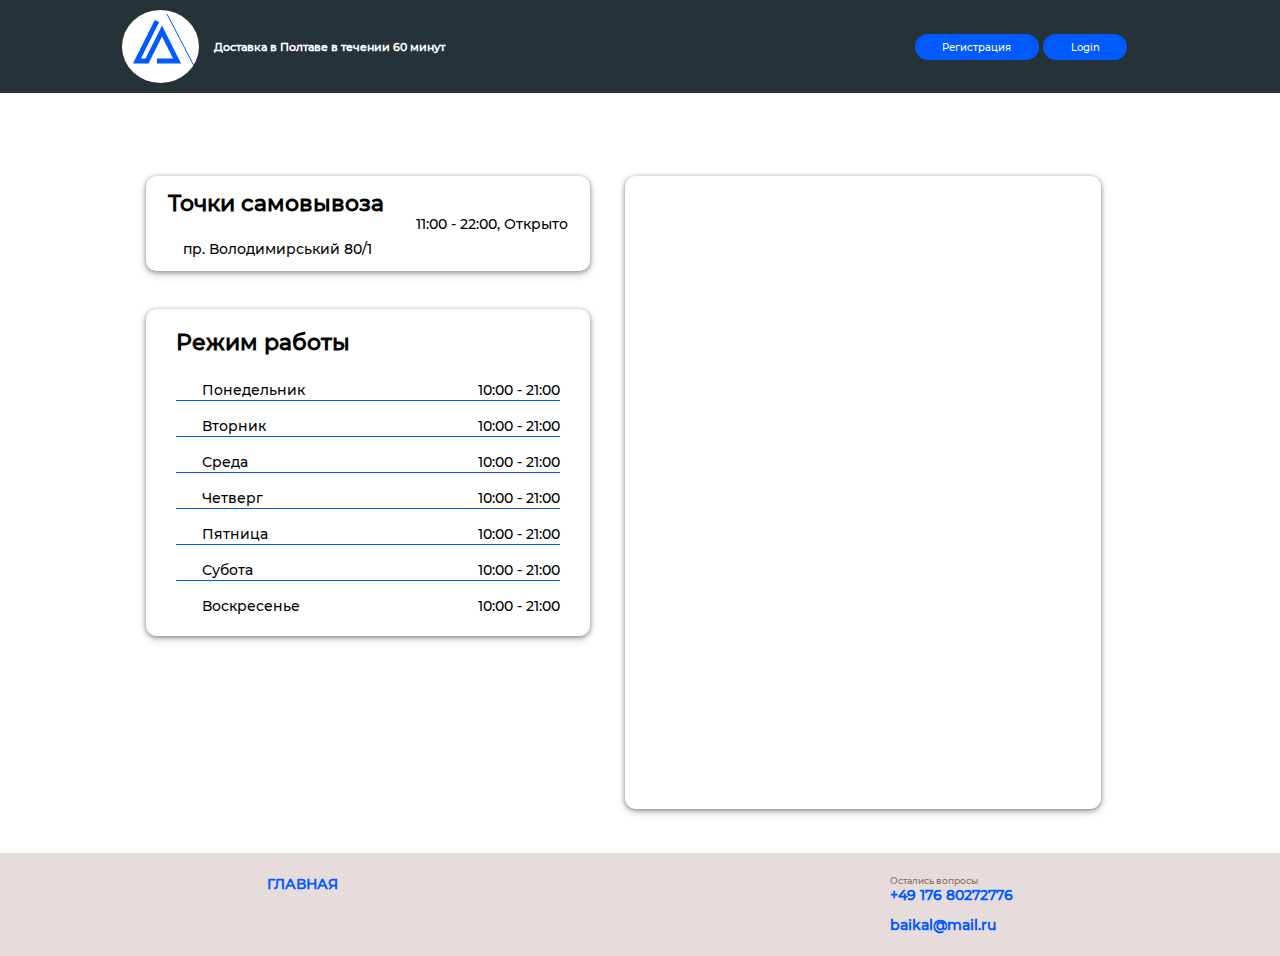
<file: about__company/about__company.html>
<!DOCTYPE html>
<html lang="en">

<head>
    <meta charset="UTF-8">
    <meta http-equiv="X-UA-Compatible" content="IE=edge">
    <meta name="viewport" content="width=device-width, initial-scale=1.0">
    <title>Kattentrum</title>
    <link rel="shortcut icon" href="/img/logo.svg" type="image/x-icon">
    <link rel="stylesheet" href="../css/style.css">
    <link rel="stylesheet" href="https://use.fontawesome.com/releases/v5.15.3/css/all.css"
        integrity="sha384-SZXxX4whJ79/gErwcOYf+zWLeJdY/qpuqC4cAa9rOGUstPomtqpuNWT9wdPEn2fk" crossorigin="anonymous">
</head>

<body class="body">
    <header class="header" id="catalog__header">
        <div class="header__reg reg">
            <i class="far fa-times-circle reg__exit"></i>
            <div class="reg__block">
                <form action="#" class="reg__form" method="GET">
                    <input type="text" name="UserName" id="input-user__name" placeholder="Your name" required>
                    <input type="text" name="UserSurname" id="input-user__surname" placeholder="Your surname" required>
                    <input type="email" name="UserMail" id="input-user__email" placeholder="mail..." required>
                    <input type="tel" name="UserNumber" id="input-user__number" placeholder="phone number..."
                        required>
                    <div class="reg__buuton">
                        <button class="reg__btn">Send</button>
                    </div>
                </form>
            </div>
        </div>
        <div class="header__login login" id="catalog__login">
            <div class="header__logo" id="catalog__logo">
                <canvas id="canvas">Your browser is not supported</canvas>
            </div>
            <div id="catalog__adress">
                <span>Доставка в Полтаве в течении 60 минут</span>
            </div>

            <div id="catalog-header__btn">
                <div class="login__btn">
                    <button type="submit" class="header__btn log__btn">Регистрация</button>
                    <button type="submit" class="header__btn log__btn">Login</button>
                </div>
            </div>
        </div>
    </header>

    <main class="main about__company__main">
        <section class="about__company__shedule">

            <div class="shedule__adress">

                <div class="adress__column">

                    <div class="about__company__title adress__title">
                        Точки самовывоза
                    </div>
                    <div class="adress__place__block">

                        <i class="fas fa-map-marker-alt"></i>
                        <div class="adress__place">пр. Володимирський 80/1</div>

                    </div>
                </div>

                <div class="adress__column adress__column__time">
                    11:00 - 22:00, Открыто
                </div>

            </div>

            <div class="shedule__working">

                <div class="about__company__title working__title">
                    Режим работы
                </div>
                <div class="working__days">
                    <div class="working__days__block">
                        <i class="fas fa-stopwatch"></i>
                        <span class="working__day">Понедельник</span>
                    </div>

                    <span class="working__time">10:00 - 21:00</span>
                </div>
                <div class="working__days">
                    <div class="working__days__block">
                        <i class="fas fa-stopwatch"></i>
                        <span class="working__day">Вторник</span>
                    </div>

                    <span class="working__time">10:00 - 21:00</span>
                </div>
                <div class="working__days">
                    <div class="working__days__block">
                        <i class="fas fa-stopwatch"></i>
                        <span class="working__day">Среда</span>
                    </div>

                    <span class="working__time">10:00 - 21:00</span>
                </div>
                <div class="working__days">
                    <div class="working__days__block">
                        <i class="fas fa-stopwatch"></i>
                        <span class="working__day">Четверг</span>
                    </div>

                    <span class="working__time">10:00 - 21:00</span>
                </div>
                <div class="working__days">
                    <div class="working__days__block">
                        <i class="fas fa-stopwatch"></i>
                        <span class="working__day">Пятница</span>
                    </div>

                    <span class="working__time">10:00 - 21:00</span>
                </div>
                <div class="working__days">
                    <div class="working__days__block">
                        <i class="fas fa-stopwatch"></i>
                        <span class="working__day">Субота</span>
                    </div>
                    <span class="working__time">10:00 - 21:00</span>
                </div>
                <div class="working__days">

                    <div class="working__days__block">
                        <i class="fas fa-stopwatch"></i>
                        <span class="working__day">Воскресенье</span>
                    </div>

                    <span class="working__time">10:00 - 21:00</span>
                </div>

            </div>

        </section>

        <section class="about__company__map">
            <div class="map__block">
                <iframe class="working__map"
                    src="https://www.google.com/maps/embed?pb=!1m18!1m12!1m3!1d2563.526438799325!2d32.98490071559921!3d50.020230679418304!2m3!1f0!2f0!3f0!3m2!1i1024!2i768!4f13.1!3m3!1m2!1s0x40d65de4ea5f35fb%3A0x35efa3a634c759d1!2z0L_RgNC-0YHQv9C10LrRgiDQktC-0LvQvtC00LjQvNC40YDRgdGM0LrQuNC5LCA4MC8xLCDQm9GD0LHQvdC4LCDQn9C-0LvRgtCw0LLRgdGM0LrQsCDQvtCx0LvQsNGB0YLRjCwgMzc1MDA!5e0!3m2!1sru!2sua!4v1617623005686!5m2!1sru!2sua"
                    style="border:0;" allowfullscreen="" loading="lazy"></iframe>
            </div>
        </section>
    </main>

    <footer class="catalog__footer">
        <div class="catalog__footer__column__one">
            <a href="../index.html" class="catalog__footer__item footer__item" target="_blank">Главная</a>
        </div>



        <div class="catalog__footer__column__two">
            <div class="footer__tell">
                <i class="fas fa-phone-alt"></i>
                <div class="footer__tell-block">
                    <span class="footer__litle-text">Остались вопросы</span>
                    <a href="tel:4917680272076" class="footer__call">+49 176 80272776</a>
                </div>
            </div>
            <div class="footer__mail">
                <i class="fas fa-envelope"></i>
                <a href="baikal@mail.ru" class="footer__post">baikal@mail.ru</a>
            </div>
        </div>
    </footer>


    <script src="../script/jquery.js"></script>
    <script src="../script/canvas.js"></script>
    <script src="../script/main__script.js"></script>
    <script src="../script/basket.js"></script>
</body>

</html>
</file>
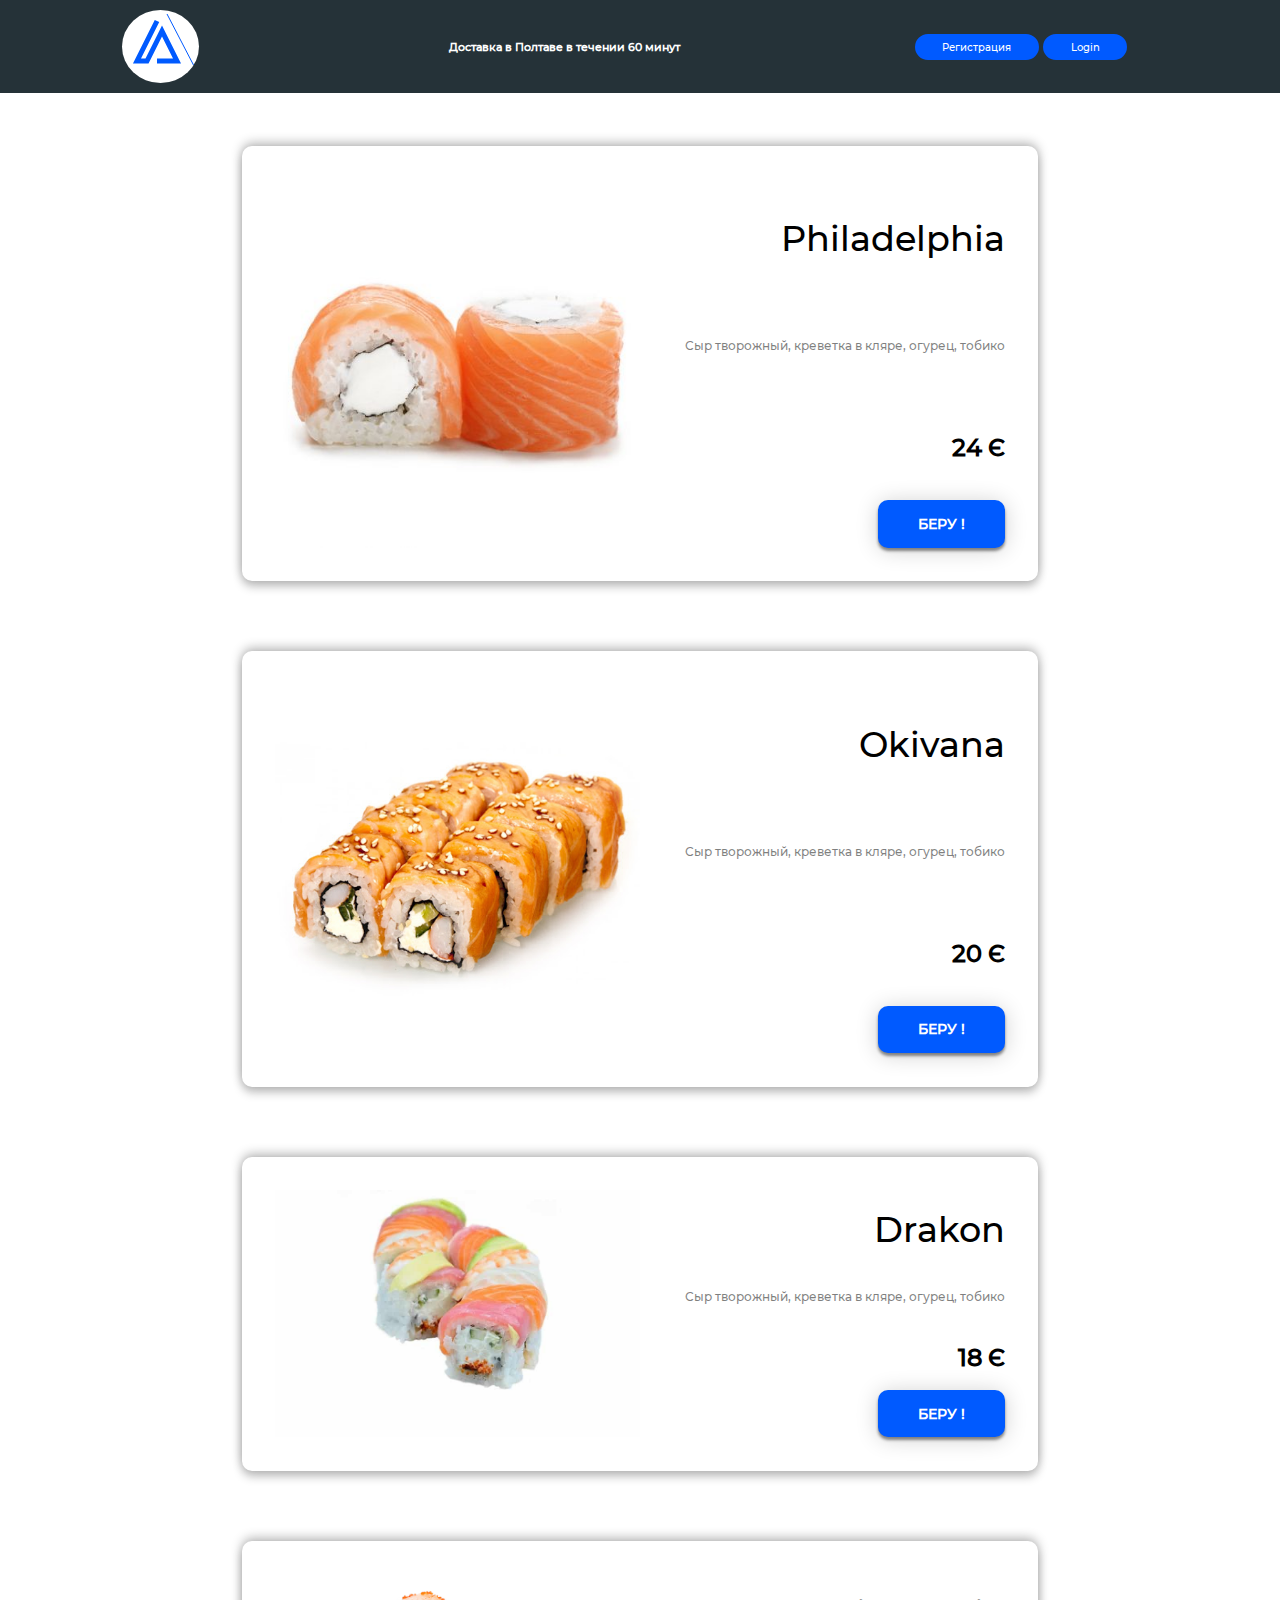
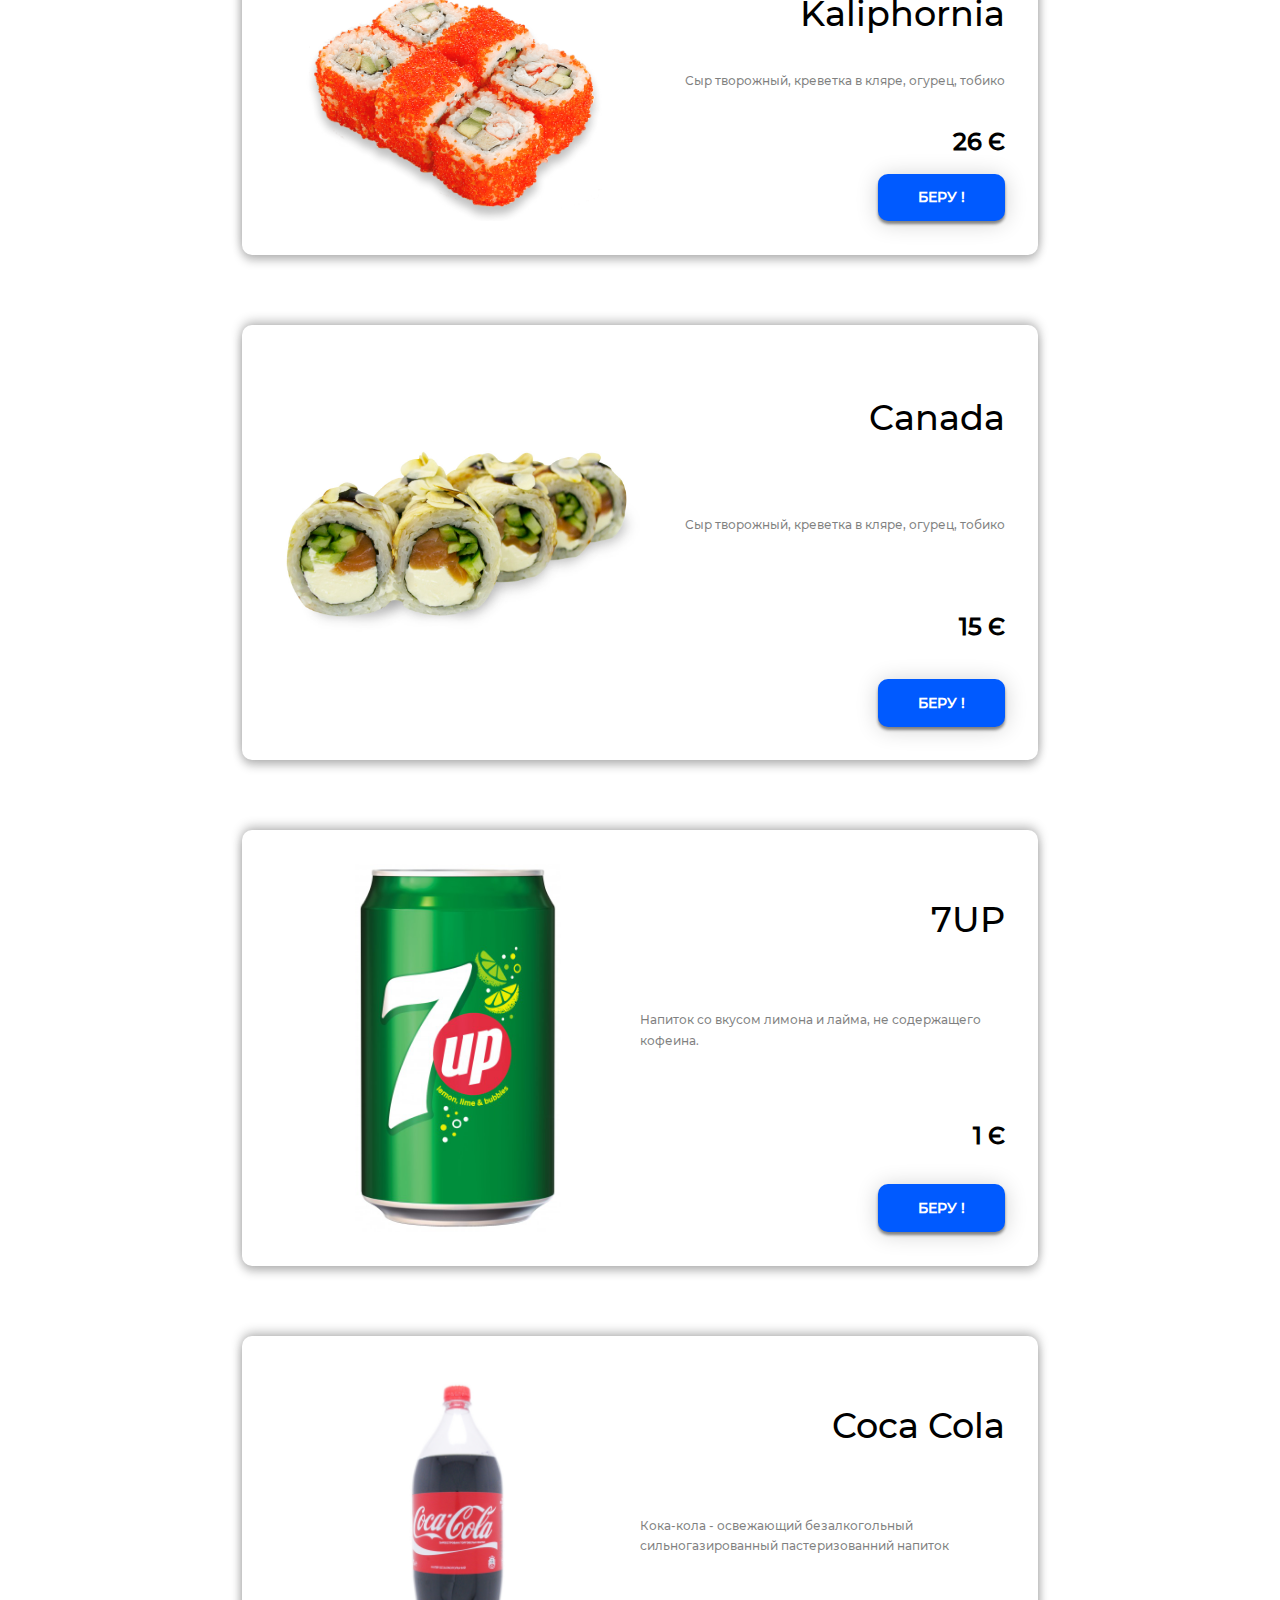
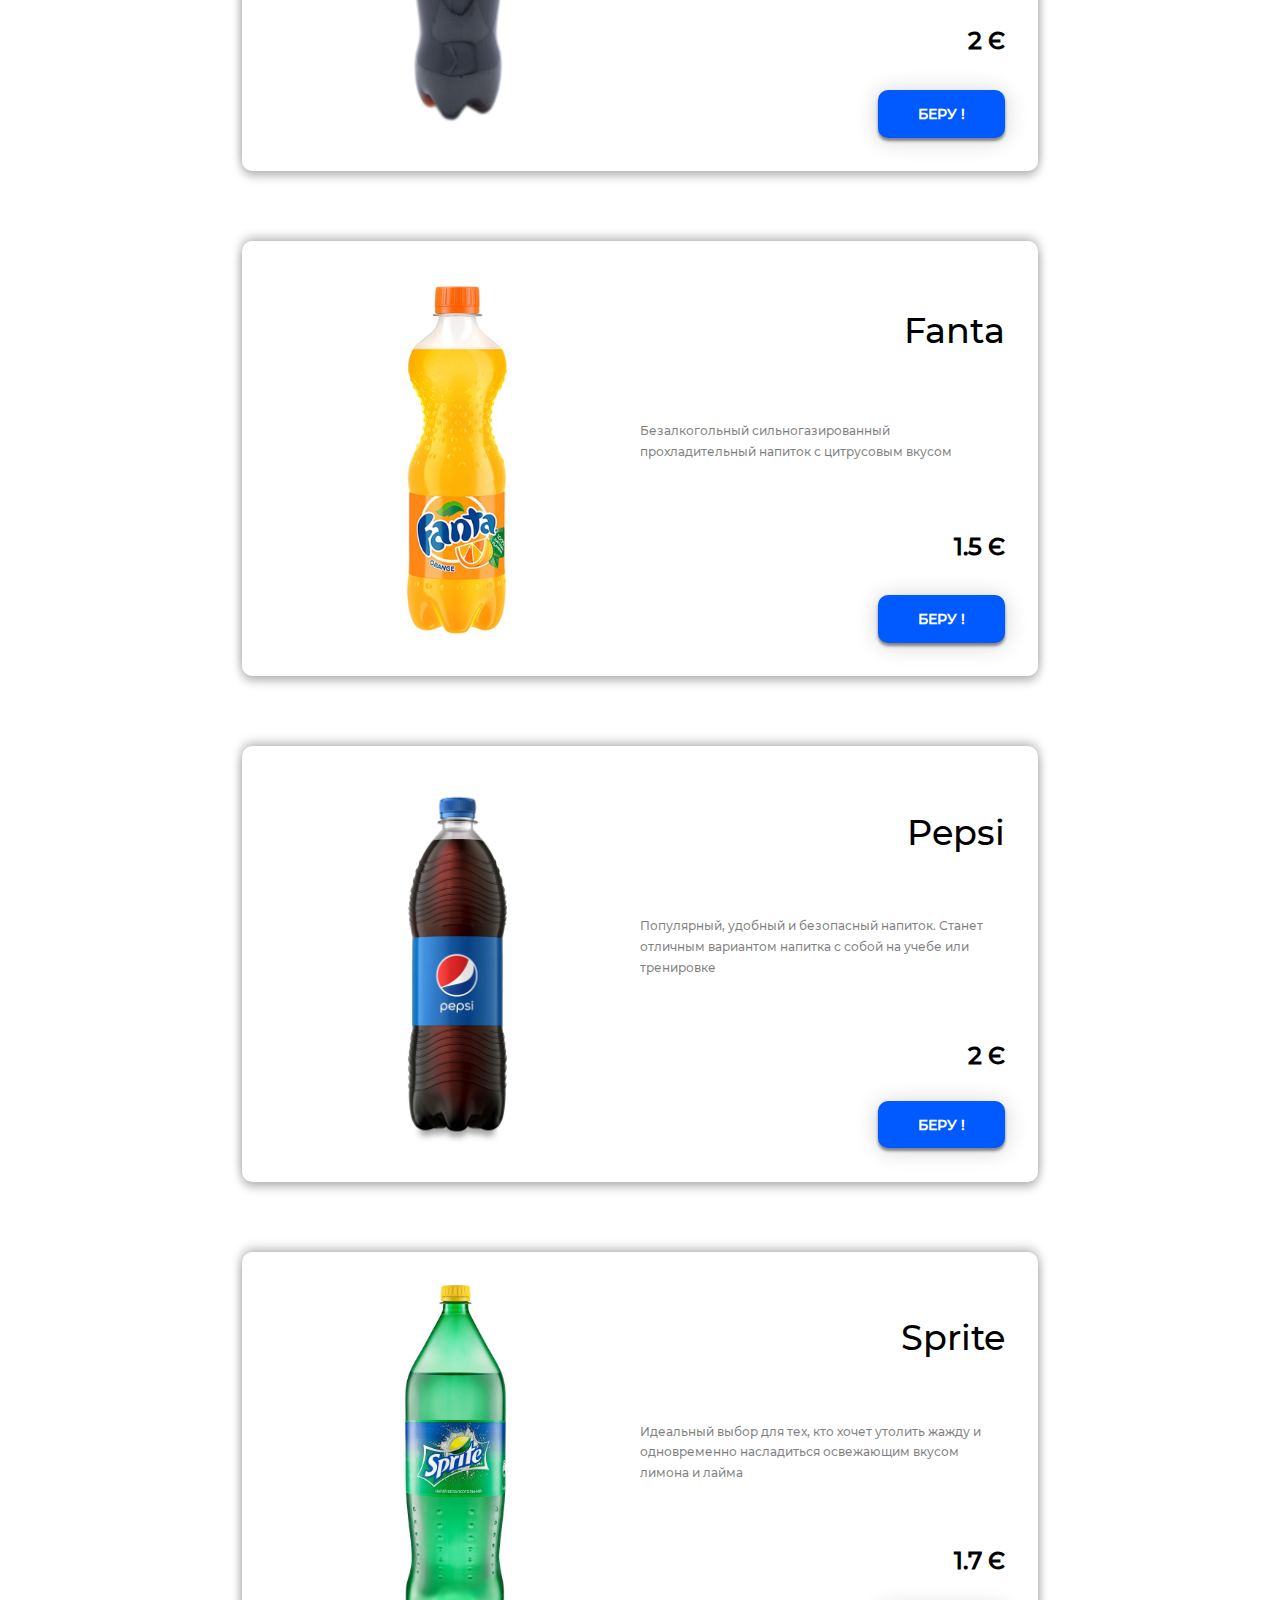
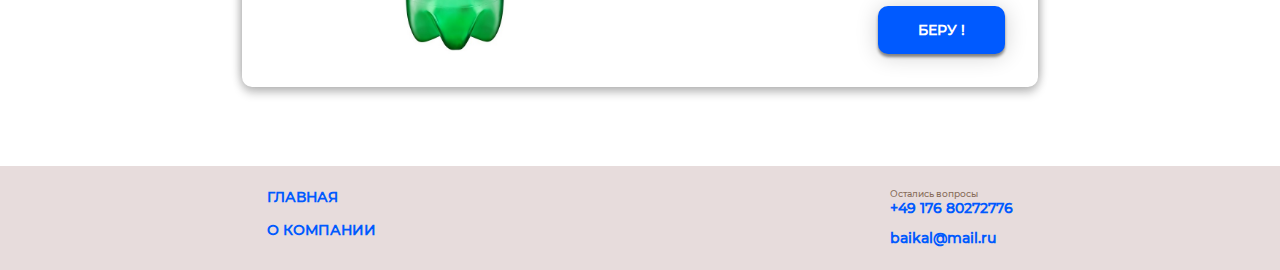
<file: catalog/catalog.html>
<!DOCTYPE html>
<html lang="en">

<head>
    <meta charset="UTF-8">
    <meta http-equiv="X-UA-Compatible" content="IE=edge">
    <meta name="viewport" content="width=device-width, initial-scale=1.0">
    <title>Kattentrum</title>
    <link rel="shortcut icon" href="/img/logo.svg" type="image/x-icon">
    <link rel="stylesheet" href="../css/style.css">
    <link rel="stylesheet" href="https://use.fontawesome.com/releases/v5.15.3/css/all.css"
        integrity="sha384-SZXxX4whJ79/gErwcOYf+zWLeJdY/qpuqC4cAa9rOGUstPomtqpuNWT9wdPEn2fk" crossorigin="anonymous">
</head>

<body class="body" id="catalog__body">
    <header class="header" id="catalog__header">
        <div class="header__reg reg">
            <i class="far fa-times-circle reg__exit"></i>
            <div class="reg__block">
                <form action="#" class="reg__form" method="GET">
                    <input type="text" name="UserName" id="input-user__name" placeholder="Your name" required>
                    <input type="text" name="UserSurname" id="input-user__surname" placeholder="Your surname" required>
                    <input type="email" name="UserMail" id="input-user__email" placeholder="mail..." required>
                    <input type="tel" name="UserNumber" id="input-user__number" placeholder="phone number..."
                        required>
                    <div class="reg__buuton">
                        <button class="reg__btn">Send</button>
                    </div>
                </form>
            </div>
        </div>

        <div class="header__login login" id="catalog__login">
            <div class="header__logo" id="catalog__logo">
                <canvas id="canvas">Your browser is not supported</canvas>
            </div>
            <div id="catalog__adress">
                <span>Доставка в Полтаве в течении 60 минут</span>
            </div>

            <div id="catalog__header__btn">
                <div class="login__btn">
                    <button type="submit" class="header__btn log__btn">Регистрация</button>
                    <button type="submit" class="header__btn log__btn">Login</button>
                    <i class="fas fa-shopping-basket"></i>
                </div>
            </div>
        </div>

        <div class="mini__basket mini__basket--margin_top">

        </div>
    </header>

    <main id="catalog__main">

        <div class="info--block__basket">
            <div class="info--block__wrapper">
                <span></span>
                <span></span>
            </div>

        </div>

        <section class="block__grid">
        </section>
    </main>

    <footer class="catalog__footer">
        <div class="catalog__footer__column__one">
            <a href="../index.html" class="catalog__footer__item footer__item" target="_blank">Главная</a>
            <a href="../about__company/about__company.html" class="catalog__footer__item footer__item" target="_blank">о
                компании</a>
        </div>



        <div class="catalog__footer__column__two">
            <div class="footer__tell">
                <i class="fas fa-phone-alt"></i>
                <div class="footer__tell-block">
                    <span class="footer__litle-text">Остались вопросы</span>
                    <a href="tel:4917680272076" class="footer__call">+49 176 80272776</a>
                </div>
            </div>
            <div class="footer__mail">
                <i class="fas fa-envelope"></i>
                <a href="baikal@mail.ru" class="footer__post">baikal@mail.ru</a>
            </div>
        </div>
    </footer>



    <script src="../script/jquery.js"></script>
    <script src="../script/canvas.js"></script>
    <script src="../script/main__script.js"></script>
    <script src="../script/basket.js"></script>
</body>

</html>
</file>
<file: css/style.css>
body,
h1,
h2,
h3,
h4,
h5,
h6,
h6,
p {
  margin: 0;
  padding: 0;
  box-sizing: border-box;
}

span {
  display: block;
}

button,
.in__btn {
  border: none;
  outline: none;
  background: none;
  cursor: pointer;
}

a {
  text-decoration: none;
  color: #2c4058;
}

ul,
li {
  margin: 0;
  padding: 0;
  box-sizing: border-box;
  list-style-type: none;
}

@font-face {
  font-family: "Montserrat";
  src: url("../fonts/Montserrat-Medium.eot");
  src: local("Montserrat Medium"), local("Montserrat-Medium"), url("../fonts/Montserrat-Medium.eot") format("embedded-opentype"), url("../fonts/Montserrat-Medium.woff") format("woff"), url("../fonts/Montserrat-Medium.ttf") format("truetype");
  font-weight: 500;
  font-style: normal;
}
#catalog-header {
  position: initial;
  margin-bottom: calc(15px + (60 - 15) * ((100vw - 320px) / 1640));
}
#catalog-header__btn {
  display: flex;
  flex-grow: 1;
  justify-content: flex-end;
}
@media (max-width: 960px) {
  #catalog-header__btn {
    flex-grow: initial;
    margin-left: 20px;
  }
}
#catalog__logo {
  padding: 15px 8px 0px 5px;
  margin-right: 15px;
}
#catalog__login {
  position: initial;
  width: initial;
  padding-left: calc(25px + (190 - 25) * ((100vw - 320px) / 1640));
  justify-content: space-between;
}
#catalog__adress {
  font-family: "Montserrat";
  font-size: calc(8px + (13 - 8) * ((100vw - 320px) / 1640));
  font-weight: 700;
  color: white;
}
@media (max-width: 660px) {
  #catalog__adress span {
    display: none;
  }
}
@media (min-width: 2000px) {
  #catalog__adress span {
    font-size: 20px;
  }
}
#catalog__section {
  padding-left: calc(10px + (472 - 10) * ((100vw - 320px) / 1640));
  padding-right: calc(10px + (472 - 10) * ((100vw - 320px) / 1640));
  margin-bottom: 100px;
}

#hit {
  background: gainsboro;
  padding: 20px;
  border-radius: 18px;
  box-shadow: 0 14px 28px rgba(0, 0, 0, 0.25), 0 10px 10px rgba(0, 0, 0, 0.22);
}
@media (min-width: 2000px) {
  #hit {
    height: 335px;
  }
}
#hit__title {
  font-family: "Montserrat";
  font-size: calc(16px + (19 - 16) * ((100vw - 320px) / 1640));
  font-weight: 700;
  color: white;
  color: black;
  margin-bottom: 40px;
  display: flex;
  justify-content: space-between;
}
@media (min-width: 2000px) {
  #hit__title {
    margin-bottom: initial;
  }
}
#hit__title span {
  display: inline;
}
@media (min-width: 2000px) {
  #hit__title span {
    font-size: 26px;
  }
}
#hit__title span:nth-child(2) {
  text-transform: uppercase;
  font-size: calc(24px + (35 - 24) * ((100vw - 320px) / 1640));
  transform: translate(33px, -20px) rotate(35deg);
  text-shadow: 0 8px 7px rgba(0, 0, 0, 0.25), 0 10px 10px rgba(0, 0, 0, 0.22);
}
@media (max-width: 365px) {
  #hit__title span:nth-child(2) {
    display: none;
  }
}
@media (min-width: 2000px) {
  #hit__title span:nth-child(2) {
    font-size: 70px;
  }
}
#hit__items {
  display: flex;
  justify-content: space-around;
  flex-wrap: wrap;
}

.hit__item {
  width: 150px;
  height: 150px;
  border-radius: 20px;
  overflow: hidden;
}
@media (max-width: 755px) {
  .hit__item {
    margin-bottom: 20px;
  }
}
@media (min-width: 2000px) {
  .hit__item {
    height: 250px;
    width: 250px;
  }
}
.hit__item img {
  width: 100%;
  height: 100%;
}

#product {
  padding-left: calc(10px + (272 - 10) * ((100vw - 320px) / 1640));
  padding-right: calc(10px + (272 - 10) * ((100vw - 320px) / 1640));
  padding-bottom: 100px;
}
#product__sushi {
  margin-bottom: 90px;
}

.product__main__title {
  font-family: "Montserrat";
  font-size: calc(28px + (49 - 28) * ((100vw - 320px) / 1640));
  font-weight: 700;
  color: black;
  margin-bottom: 40px;
}

.sushi__card {
  box-shadow: 0 -3px 11px rgba(0, 0, 0, 0.29), 0 6px 10px rgba(0, 0, 0, 0.22);
  border-radius: 10px;
  padding: 20px 10px 16px 15px;
  margin-bottom: 20px;
  margin-right: 25px;
  cursor: pointer;
}
@media (max-width: 601px) {
  .sushi__card {
    margin-right: 18px;
  }
}
@media (min-width: 2000px) {
  .sushi__card {
    width: 26%;
    display: flex;
    height: 500px;
    flex-direction: column;
    justify-content: space-between;
    margin-bottom: 80px;
    margin-right: 97px;
  }
}
.sushi:not(:last-child) {
  margin-right: 20px;
}
.sushi__cards {
  display: flex;
  flex-wrap: wrap;
  justify-content: center;
}
.sushi__img {
  width: 196px;
  height: 190px;
  margin-bottom: 14px;
}
@media (min-width: 2000px) {
  .sushi__img {
    width: 350px;
    height: 350px;
  }
}
.sushi__img img {
  width: 100%;
  height: 100%;
}

.product__title {
  font-family: "Montserrat";
  font-size: calc(18px + (24 - 18) * ((100vw - 320px) / 1640));
  font-weight: 500;
  margin-bottom: 8px;
}
@media (min-width: 2000px) {
  .product__title {
    font-size: 45px;
  }
}

.structure {
  font-family: "Montserrat";
  font-size: calc(8px + (14 - 8) * ((100vw - 320px) / 1640));
  font-weight: 500;
  color: rgba(0, 0, 0, 0.5);
  margin-bottom: 29px;
  line-height: 1.8em;
}

.price {
  font-family: "Montserrat";
  font-size: calc(12px + (18 - 12) * ((100vw - 320px) / 1640));
  font-weight: 700;
}
@media (min-width: 2000px) {
  .price {
    font-size: 34px;
  }
}

.drink__img {
  margin-bottom: 30px;
}
.drink__price {
  text-align: end;
}

.catalog__footer {
  background-color: #e7dcdc;
  display: flex;
  padding-top: calc(10px + (30 - 10) * ((100vw - 320px) / 1640));
  padding-bottom: calc(10px + (30 - 10) * ((100vw - 320px) / 1640));
  padding-left: calc(20px + (442 - 20) * ((100vw - 320px) / 1640));
  padding-right: calc(20px + (442 - 20) * ((100vw - 320px) / 1640));
  justify-content: space-between;
}
.catalog__footer__item {
  display: block;
}
.catalog__footer__item:not(:last-child) {
  margin-bottom: 15px;
}
.catalog__footer__column__two {
  display: flex;
  flex-direction: column;
}

.info--block__basket {
  position: fixed;
  right: 10%;
  display: none;
  z-index: 100;
  animation-name: hideBlock;
  animation-fill-mode: forwards;
  animation-duration: 1s;
  animation-delay: 1.5s;
}
.info--block__basket span {
  width: 56px;
  height: 5px;
  background: midnightblue;
  border-radius: 50px;
}
.info--block__basket span:nth-child(1) {
  transform-origin: right;
  transform: translate(-33px, 13px) rotate(132deg);
  animation-name: moveLineOne;
  animation-fill-mode: forwards;
  animation-duration: 1s;
}
.info--block__basket span:nth-child(2) {
  transform: translate(-13px, 12px) rotate(55deg);
  width: 20px;
  transform-origin: right;
  animation-name: moveLineTwo;
  animation-fill-mode: forwards;
  animation-duration: 1s;
}
.info--block__wrapper {
  position: relative;
  height: 40px;
}

.about__company__title {
  font-family: "Montserrat";
  font-size: calc(18px + (24 - 18) * ((100vw - 320px) / 1640));
  font-weight: 700;
  margin-bottom: 25px;
}
@media (max-width: 1100px) {
  .about__company__map {
    width: 100%;
  }
}
.about__company__main {
  display: flex;
  padding-left: calc(10px + (242 - 10) * ((100vw - 320px) / 1640));
  padding-right: calc(10px + (242 - 10) * ((100vw - 320px) / 1640));
  margin-bottom: 40px;
}
@media (max-width: 1100px) {
  .about__company__main {
    flex-wrap: wrap;
    justify-content: center;
  }
}
@media (min-width: 2000px) {
  .about__company__main {
    justify-content: space-around;
  }
}
.about__company__shedule {
  margin-right: 35px;
}
@media (max-width: 1100px) {
  .about__company__shedule {
    width: 100%;
    margin-bottom: 40px;
    margin-right: initial;
  }
}

.shedule__adress {
  box-shadow: 0 1px 4px rgba(0, 0, 0, 0.38), 0 3px 9px rgba(0, 0, 0, 0.22);
  display: flex;
  padding: calc(6px + (20 - 6) * ((100vw - 320px) / 1640)) calc(12px + (30 - 12) * ((100vw - 320px) / 1640));
  margin-bottom: 38px;
  border-radius: 10px;
}
.shedule__working {
  box-shadow: 0 1px 4px rgba(0, 0, 0, 0.38), 0 3px 9px rgba(0, 0, 0, 0.22);
  border-radius: 10px;
  padding: 20px 30px;
}

.adress__column {
  font-family: "Montserrat";
  font-size: calc(10px + (16 - 10) * ((100vw - 320px) / 1640));
  font-weight: 500;
}
.adress__column__time {
  display: flex;
  align-items: center;
}
.adress__place {
  font-family: "Montserrat";
  font-size: calc(10px + (16 - 10) * ((100vw - 320px) / 1640));
  font-weight: 500;
  margin-right: calc(20px + (60 - 20) * ((100vw - 320px) / 1640));
}
.adress__place__block {
  display: flex;
}

.working__days {
  display: flex;
  align-items: center;
  justify-content: space-between;
}
.working__days:not(:last-child) {
  border-bottom: 1px solid #005aff;
  margin-bottom: 15px;
}
.working__days__block {
  display: flex;
  align-items: center;
}
.working__map {
  width: calc(300px + (600 - 300) * ((100vw - 320px) / 1640));
  height: 633px;
  border-radius: 11px;
  box-shadow: 0 1px 4px rgba(0, 0, 0, 0.38), 0 3px 9px rgba(0, 0, 0, 0.22);
}
@media (max-width: 1100px) {
  .working__map {
    width: 100%;
  }
}

.fa-map-marker-alt {
  color: #005aff;
  font-size: calc(18px + (23 - 18) * ((100vw - 320px) / 1640));
  margin-right: 15px;
}

.working__day {
  font-family: "Montserrat";
  font-size: calc(10px + (16 - 10) * ((100vw - 320px) / 1640));
  font-weight: 500;
}
.working__time {
  font-family: "Montserrat";
  font-size: calc(10px + (16 - 10) * ((100vw - 320px) / 1640));
  font-weight: 500;
}

.fa-stopwatch {
  color: #005aff;
  font-size: 20px;
}

.sale__hide__block {
  background: white;
  max-width: 500px;
  width: 100%;
}
.sale__hide__block__two {
  max-width: 500px;
  width: 100%;
}
.sale__hide__title {
  background: linear-gradient(to left bottom, rgba(35, 204, 117, 0.769), rgba(79, 181, 245, 0.865)), url(../img/sale__background/sale__img.jpg);
  background-repeat: no-repeat;
  background-size: cover;
  padding: 20px 25px;
  height: 100px;
  display: flex;
  justify-content: space-between;
  height: 150px;
  overflow: initial;
}
.sale__hide__text {
  padding: 20px 25px;
  background: white;
}
.sale__hide__wrapper {
  position: absolute;
  z-index: 30;
  height: 100vh;
  width: 100%;
  background: rgba(153, 148, 104, 0.7);
  display: none;
  align-items: center;
  justify-content: center;
}
.sale__hide__wrapper__two {
  justify-content: center;
  align-items: center;
  position: absolute;
  z-index: 40;
  height: 100vh;
  width: 100%;
  background: rgba(153, 148, 104, 0.7);
  display: none;
}
.sale__hide__text {
  font-family: "Montserrat";
  font-size: calc(10px + (16 - 10) * ((100vw - 320px) / 1640));
  font-weight: 500;
}
.sale__hide__into__wrapper {
  display: flex;
  flex-direction: column;
  justify-content: center;
}
.sale__hide__exit {
  font-size: 25px;
  color: white;
  transition: all 0.7s;
}
.sale__hide__exit:hover {
  transform: rotate(80deg);
}
.sale__hide__img {
  position: relative;
  padding: 0 0 40% 0;
}
.sale__hide__img img {
  position: absolute;
  top: 0;
  left: 0;
  object-fit: cover;
  width: 100%;
  height: 100%;
}

.hide__title {
  font-family: "Montserrat";
  font-size: calc(10px + (16 - 10) * ((100vw - 320px) / 1640));
  font-weight: 500;
  margin-bottom: 5px;
}

.fa-times-circle {
  cursor: pointer;
}

.block__grid {
  display: grid;
  grid-template-columns: minmax(15%, auto) 1fr 1fr minmax(15%, auto);
  gap: 50px;
  padding-bottom: calc(30px + (80 - 30) * ((100vw - 320px) / 1640));
}
@media (max-width: 950px) {
  .block__grid {
    grid-template-columns: minmax(1px, auto) 1fr 1fr minmax(1%, auto);
    gap: 20px;
  }
}

.sushi__card {
  align-items: center;
}
.sushi__card__big {
  margin-right: initial !important;
  grid-column: 2/4;
  display: flex;
  justify-content: space-between;
  padding: calc(10px + (50 - 10) * ((100vw - 320px) / 1640));
  position: relative;
}
@media (min-width: 2000px) {
  .sushi__card__big {
    width: initial;
    height: initial;
    margin: initial;
    justify-content: space-around;
    flex-direction: row;
    height: 450px;
  }
}
.sushi__card__text {
  display: flex;
  flex-direction: column;
  justify-content: space-between;
  max-width: 405px;
  width: 100%;
  height: 100%;
}
.sushi__card__text__top {
  display: flex;
  flex-direction: column;
  align-items: flex-end;
  justify-content: space-around;
  flex-grow: 1;
  margin: initial;
}
.sushi__img--big {
  max-width: 450px;
  width: 100%;
  height: 100%;
  margin: initial;
}
@media (max-width: 400px) {
  .sushi__img--big {
    height: 100px;
    width: initial;
  }
}
@media (max-width: 400px) {
  .sushi__img--big img {
    width: initial;
  }
}
.sushi__img--big::after {
  content: "";
  height: 2px;
  width: 80%;
  background: black;
  position: absolute;
  left: 9.5%;
}
@media (max-width: 1470px) {
  .sushi__img--big::after {
    display: none;
  }
}
.sushi__img--big::before {
  top: 50%;
  transform: rotate(90deg);
  content: "";
  height: 2px;
  width: 17%;
  background: black;
  position: absolute;
  left: 44%;
}
@media (max-width: 1470px) {
  .sushi__img--big::before {
    display: none;
  }
}

.block__img__big--before::after {
  display: none;
}

.product__main__title--center {
  text-align: center;
}
.product__title--big {
  font-size: calc(15px + (50 - 15) * ((100vw - 320px) / 1640));
  margin: initial;
}

.card__button {
  text-align: right;
}
.card__btn {
  padding: calc(10px + (20 - 10) * ((100vw - 320px) / 1640)) calc(25px + (50 - 25) * ((100vw - 320px) / 1640));
  background-color: #005aff;
  border-radius: 10px;
  box-shadow: 0 2px 22px rgba(0, 0, 0, 0.19), 0 3px 3px rgba(0, 0, 0, 0.44);
  font-family: "Montserrat";
  font-weight: 600;
  font-size: calc(8px + (18 - 8) * ((100vw - 320px) / 1640));
  color: white;
  text-transform: uppercase;
  transition: all 0.5s;
}
.card__btn:hover {
  box-shadow: 0 2px 22px black, 0 3px 3px black;
}

.structure--margin {
  margin: inherit;
}

.price--big {
  font-size: calc(15px + (30 - 15) * ((100vw - 320px) / 1640));
}

.mini__basket {
  display: none;
  padding-top: 30px;
  position: absolute;
  background: rgba(57, 109, 231, 0.695);
  width: 100%;
  z-index: 40;
  height: 100vh;
  justify-content: space-around;
  flex-wrap: wrap;
  align-items: center;
}
.mini__basket__block {
  margin-bottom: 20px;
  background: #64edcd;
  max-width: 300px;
  width: 100%;
  padding: 20px 30px 40px;
  height: 250px;
  box-shadow: 0 7px 26px rgba(0, 0, 0, 0.99), 0 3px 16px rgba(0, 0, 0, 0.35);
  display: flex;
  flex-direction: column;
  justify-content: space-between;
  border-radius: 25px;
}
@media (min-width: 2000px) {
  .mini__basket__block {
    max-width: 500px;
    width: 100%;
    height: 490px;
  }
}
.mini__basket__block img {
  flex-grow: 0.5;
  max-width: 120px;
  width: 100%;
}
@media (min-width: 2000px) {
  .mini__basket__block img {
    max-width: 258px;
  }
}
.mini__basket__btn {
  text-align: end;
}
.mini__basket__title {
  font-family: "Montserrat";
  font-weight: 400;
  font-size: calc(10px + (18 - 10) * ((100vw - 320px) / 1640));
  color: #383431;
}
@media (min-width: 2000px) {
  .mini__basket__title {
    font-size: 25px;
  }
}
.mini__basket__num {
  display: inline;
  font-size: 25px;
  font-family: "Montserrat";
}
@media (min-width: 2000px) {
  .mini__basket__num {
    font-size: 57px;
  }
}
.mini__basket__count {
  display: flex;
  justify-content: flex-end;
  align-items: baseline;
  margin-bottom: 20px;
}
.mini__basket__sum {
  font-size: 20px;
  font-family: "Montserrat";
}
@media (min-width: 2000px) {
  .mini__basket__sum {
    font-size: 30px;
  }
}

.delete {
  font-size: calc(18px + (22 - 18) * ((100vw - 320px) / 1640));
  font-weight: 900;
}
@media (min-width: 2000px) {
  .delete {
    font-size: 41px;
  }
}

.minus {
  font-size: 40px;
  margin-right: 20px;
}
@media (min-width: 2000px) {
  .minus {
    font-size: 80px;
  }
}

.plus {
  font-size: 30px;
  margin-left: 20px;
}
@media (min-width: 2000px) {
  .plus {
    font-size: 58px;
  }
}

.empty__basket {
  font-size: calc(18px + (25 - 18) * ((100vw - 320px) / 1640));
  font-family: "Montserrat";
  color: white;
  text-shadow: 0 5px 13px rgba(0, 0, 0, 0.92), 0 6px 9px rgba(0, 0, 0, 0.95);
}

@keyframes movePhoneWindow {
  0% {
    top: 100%;
  }
  100% {
    top: 50%;
  }
}
@keyframes showNumber {
  0% {
    opacity: 0;
  }
  100% {
    opacity: 1;
  }
}
@keyframes showCallBtn {
  0% {
    left: 90px;
    transform: scale(4.5);
  }
  100% {
    left: 50px;
    transform: scale(1);
  }
}
@keyframes wichsenBtn {
  0%, 50%, 100% {
    transform: rotate(0deg);
  }
  10%, 30% {
    transform: rotate(-10deg);
  }
  20%, 40% {
    transform: rotate(10deg);
  }
}
@keyframes colorForWait {
  0% {
    color: black;
  }
  50% {
    color: blue;
  }
  100% {
    color: black;
  }
}
@keyframes turnBlock {
  0% {
    transform: rotateY(0);
  }
  100% {
    transform: rotateY(180deg);
  }
}
@keyframes turnBlockTwo {
  0% {
    transform: rotateY(180deg);
  }
  100% {
    transform: rotateY(360deg);
  }
}
@keyframes widthPhone {
  0% {
    width: 100%;
  }
  100% {
    width: 50%;
  }
}
@keyframes deliveryWrapperAnimation {
  0% {
    width: 0;
  }
  100% {
    width: 50%;
  }
}
@keyframes showNumFour {
  0% {
    background: rgba(0, 0, 0, 0.375);
  }
  100% {
    background: rgba(0, 0, 0, 0.973);
  }
}
@keyframes showNumNine {
  0% {
    background: rgba(0, 0, 0, 0.375);
  }
  100% {
    background: rgba(0, 0, 0, 0.973);
  }
}
@keyframes showNumFive {
  0% {
    background: rgba(0, 0, 0, 0.375);
  }
  100% {
    background: rgba(0, 0, 0, 0.973);
  }
}
@keyframes showNumSix {
  0% {
    background: rgba(0, 0, 0, 0.375);
  }
  100% {
    background: rgba(0, 0, 0, 0.973);
  }
}
@keyframes showNumOne {
  0% {
    background: rgba(0, 0, 0, 0.375);
  }
  100% {
    background: rgba(0, 0, 0, 0.973);
  }
}
@keyframes showWrapperBlock {
  0% {
    width: 0%;
  }
  100% {
    width: 100%;
  }
}
.delivery {
  width: 100vw;
  height: 100vh;
  position: fixed;
  overflow: hidden;
  top: 0;
  right: 0;
  z-index: 40;
  background: white;
  display: flex;
  display: none;
}
.delivery-phone {
  height: 100%;
  width: 100%;
  position: relative;
  display: flex;
  justify-content: center;
  background: rgba(0, 0, 0, 0.45);
}
@media (max-width: 775px) {
  .delivery-phone {
    position: absolute;
  }
}
.delivery-phone__number {
  width: 100%;
  height: 123px;
  margin: 0 auto;
  background: white;
  margin-bottom: 10px;
  border-top-left-radius: 27px;
  border-top-right-radius: 27px;
  display: flex;
  justify-content: center;
  align-items: center;
}
.delivery__call {
  max-height: calc(40px + (82 - 40) * ((100vw - 320px) / 1640));
  height: 100%;
  max-width: calc(50px + (100 - 50) * ((100vw - 320px) / 1640));
  width: 100%;
  display: flex;
  justify-content: center;
  align-items: center;
  overflow: hidden;
  position: absolute;
  left: 0;
  top: calc(40px + (143 - 40) * ((100vw - 320px) / 1640));
  background: greenyellow;
  border-radius: 50%;
  left: -200px;
  animation-name: showCallBtn;
  animation-delay: 2s;
  animation-timing-function: linear;
  animation-fill-mode: forwards;
  animation-duration: 2s;
  cursor: pointer;
  box-shadow: 0 4px 8px rgba(0, 0, 0, 0.95), 0 4px 3px rgba(0, 0, 0, 0.93);
}
.delivery__wait {
  display: flex;
  align-items: center;
  height: 100%;
  position: absolute;
  left: 0;
  top: 0;
  width: 100%;
  transition: 1s;
  -webkit-backface-visibility: hidden;
          backface-visibility: hidden;
  animation-name: turnBlock;
  animation-delay: 8s;
  animation-timing-function: linear;
  animation-fill-mode: forwards;
  animation-duration: 3s;
  background: khaki;
}
.delivery__wait span {
  text-align: center;
  font-family: "Montserrat";
  font-size: calc(28px + (68 - 28) * ((100vw - 320px) / 1640));
  font-weight: 600;
  animation-name: colorForWait;
  animation-timing-function: linear;
  animation-duration: 2s;
  animation-iteration-count: infinite;
  text-transform: uppercase;
  perspective: 600px;
  width: inherit;
}
.delivery__wrapper {
  width: 0%;
  height: 100%;
  position: relative;
  perspective: 1000px;
}
.delivery__post {
  display: flex;
  justify-content: center;
  align-items: center;
  position: absolute;
  left: 0;
  top: 0;
  width: 100%;
  height: 100%;
  transition: 1s;
  transform: rotateY(180deg);
  -webkit-backface-visibility: hidden;
          backface-visibility: hidden;
  background: aqua;
  animation-name: turnBlockTwo;
  animation-delay: 8s;
  animation-timing-function: linear;
  animation-fill-mode: forwards;
  animation-duration: 3s;
}
.delivery__post p {
  font-family: "Montserrat";
  padding: 30px 50px;
  background: #2bdcac;
  border-radius: 44px;
}
.delivery__exit {
  z-index: 100;
  position: absolute;
  right: 37px;
  top: 25px;
  font-size: 30px;
  cursor: pointer;
}

.push__wrapper {
  display: none;
}

@media (max-width: 775px) {
  .show__wrapper {
    animation-name: showWrapperBlock !important;
    animation-timing-function: linear;
    animation-duration: 2s;
    animation-delay: 5s;
    animation-fill-mode: forwards;
  }
}

.phone__animation {
  animation-name: widthPhone;
  animation-timing-function: linear;
  animation-fill-mode: forwards;
  animation-duration: 3s;
  animation-delay: 2s;
}

.wrapper__animation {
  animation-name: deliveryWrapperAnimation;
  animation-timing-function: linear;
  animation-fill-mode: forwards;
  animation-duration: 3s;
  animation-delay: 2s;
}

.phone__window {
  height: 100%;
  max-width: 278px;
  width: 100%;
  background: rgba(0, 0, 0, 0.86);
  position: absolute;
  padding: 15px;
  border-radius: 45px;
  overflow: hidden;
  top: 50%;
  animation-name: movePhoneWindow;
  animation-timing-function: linear;
  animation-fill-mode: forwards;
  animation-duration: 2s;
  box-shadow: 0 -6px 96px rgba(0, 0, 0, 0.98), 0 12px 64px rgba(0, 0, 0, 0.86);
}
.phone__number {
  font-family: "Montserrat";
  font-size: calc(18px + (28 - 18) * ((100vw - 320px) / 1640));
  font-weight: 600;
  opacity: 0;
  animation-name: showNumber;
  animation-delay: 1s;
  animation-timing-function: linear;
  animation-fill-mode: forwards;
  animation-duration: 2s;
}
.phone__btns {
  height: 55%;
  width: 100%;
  margin: 0 auto;
  background: white;
  border-bottom-left-radius: 12px;
  border-bottom-right-radius: 12px;
}

.btns-row {
  width: 100%;
  height: 100px;
  display: flex;
  justify-content: space-around;
  align-items: center;
}

.btn-tell {
  max-width: 60px;
  width: 100%;
  max-height: 60px;
  height: 100%;
  background: rgba(0, 0, 0, 0.375);
  border-radius: 50%;
  display: flex;
  justify-content: center;
  align-items: center;
  font-family: "Montserrat";
  font-size: calc(14px + (18 - 14) * ((100vw - 320px) / 1640));
  font-weight: 600;
}
.btn-tell__one {
  animation-name: showNumOne;
  animation-delay: 6s;
  animation-timing-function: linear;
  animation-duration: 0.1s;
}
.btn-tell__four {
  animation-name: showNumFour;
  animation-delay: 2s;
  animation-timing-function: linear;
  animation-duration: 0.1s;
}
.btn-tell__five {
  animation-name: showNumFive;
  animation-delay: 4s;
  animation-timing-function: linear;
  animation-duration: 0.1s;
}
.btn-tell__six {
  animation-name: showNumSix;
  animation-delay: 5s;
  animation-timing-function: linear;
  animation-duration: 0.1s;
}
.btn-tell__nine {
  animation-name: showNumNine;
  animation-delay: 3s;
  animation-timing-function: linear;
  animation-duration: 0.1s;
}

.fa-phone-volume {
  font-size: calc(30px + (60 - 30) * ((100vw - 320px) / 1640));
  animation-name: wichsenBtn;
  animation-delay: 1s;
  animation-timing-function: linear;
  animation-duration: 2s;
  animation-iteration-count: infinite;
}

.delivery-costumer__text span {
  max-width: 300px;
  background: aquamarine;
  padding: 10px;
  text-align: justify;
  border-radius: 26px;
  transform: translate(calc(100px + (-154 - 100) * ((100vw - 320px) / 1640)), calc(170px + (28 - 170) * ((100vw - 320px) / 1640))) rotate(-14deg);
  font-family: "Montserrat";
  font-size: calc(8px + (16 - 8) * ((100vw - 320px) / 1640));
  font-weight: 600;
  opacity: 0;
  transition: all 1s;
}
@media (max-width: 560px) {
  .delivery-costumer__text span {
    transform: translate(11px, 130px) rotate(-20deg);
  }
}

.search__wrapper {
  position: absolute;
  top: 400px;
  left: 0;
  z-index: 50;
  display: flex;
  flex-wrap: wrap;
  justify-content: center;
}
.search__cards {
  background: yellowgreen;
  margin: 0 12px;
  box-shadow: 0 9px 96px black, 0 5px 106px black;
  cursor: pointer;
  transition: all 0.7s;
  margin-bottom: 20px;
}
.search__cards:hover {
  transform: scale(1.2);
}
.search__img {
  max-width: 150px;
  width: 100%;
  height: 150px;
}
.search__img img {
  width: 100%;
  height: 100%;
}
.search__title {
  font-family: "Montserrat";
  font-weight: 400;
  font-size: calc(13px + (16 - 13) * ((100vw - 320px) / 1640));
  color: #251c15;
  padding: 20px;
}

.search__card {
  position: relative;
}
.search__link {
  position: absolute;
  display: block;
  height: 100%;
  width: 100%;
}

.cards__hide {
  display: none;
}

@keyframes moveLineOne {
  0% {
    transform: translate(-37px, 5px) rotate(90deg);
  }
  100% {
    transform: translate(-37px, 5px) rotate(121deg);
    transform-origin: right;
  }
}
@keyframes moveLineTwo {
  0% {
    transform: rotate(90deg);
  }
  100% {
    transform: rotate(58deg);
  }
}
@keyframes hideBlock {
  0% {
    right: 10%;
  }
  100% {
    right: -69px;
  }
}
.slider {
  position: absolute;
  transform: rotate(-90deg);
  left: -26px;
  width: 150px;
  z-index: 10;
}
@media (max-width: 850px) {
  .slider {
    display: none;
  }
}
@media (min-width: 2000px) {
  .slider {
    left: 29px;
  }
}
.slider__item {
  max-width: 100px;
  width: 100%;
  height: 100px;
}
@media (min-width: 2000px) {
  .slider__item {
    height: 200px;
    width: 200px !important;
    max-width: initial;
  }
}
.slider__item img {
  width: 100%;
  height: 100%;
}

.text {
  font-family: "Montserrat";
  font-weight: 900;
}

.slider__rotade {
  transform: rotate(90deg);
}

.slider .slick-track {
  display: flex;
}

.set__slider {
  width: 100px;
  right: 0;
  position: absolute;
  top: 0;
  z-index: 10;
}
@media (max-width: 850px) {
  .set__slider {
    display: none;
  }
}
@media (min-width: 2000px) {
  .set__slider {
    right: 101px;
  }
}

.set__slider .slick-track {
  height: 150px !important;
}

.set__slider .slick-list {
  height: 150px !important;
}

.slick-slide:active,
.slick-slide:focus {
  outline: none;
}

.header {
  position: relative;
  margin-bottom: calc(40px + (62 - 40) * ((100vw - 320px) / 1640));
}
.header__login {
  padding: 10px calc(25px + (190 - 25) * ((100vw - 320px) / 1640)) 10px 5px;
  display: flex;
  justify-content: flex-end;
  align-items: center;
  background: #253238;
  position: relative;
  z-index: 20;
}
@media (min-width: 1900px) {
  .header__login {
    padding: 20px 30px;
  }
}
@media (max-width: 651px) {
  .header__btn {
    margin-bottom: 5px;
  }
}
@media (min-width: 2000px) {
  .header__btn {
    font-size: 20px !important;
  }
}
.header__lang_btn {
  font-family: "Montserrat";
  font-size: calc(6px + (13 - 6) * ((100vw - 320px) / 1640));
  font-weight: 600;
  color: white;
  text-transform: uppercase;
  padding: 5px;
  border: 2px solid #005aff;
  border-radius: 42px;
  transition: all 0.5s;
}
.header__lang_btn:hover {
  background-color: #005aff;
}

.login__btn {
  margin-right: calc(15px + (43 - 15) * ((100vw - 320px) / 1640));
}

.log__btn {
  font-family: "Montserrat";
  font-size: calc(7px + (12 - 7) * ((100vw - 320px) / 1640));
  color: white;
  padding: 5px calc(8px + (38 - 8) * ((100vw - 320px) / 1640));
  background-color: #005aff;
  border-radius: 42px;
  border: 2px solid #005aff;
  transition: all 0.5s;
}
.log__btn:hover {
  background-color: initial;
}

.lang__btn-pl {
  padding: 5px 6px;
}
.lang__btn-de {
  padding: 5px 6px;
}

.header__reg {
  display: none;
  position: absolute;
  top: 0;
  left: 0;
  z-index: 320;
  height: 100vh;
  background: linear-gradient(to left bottom, rgba(112, 2, 214, 0.899), rgba(79, 181, 245, 0.865)), url(../img/register.jpg);
  background-repeat: no-repeat;
  background-size: cover;
  width: 100%;
  justify-content: center;
  align-items: center;
}

.reg__block {
  padding: 0 20px;
}
.reg__form input {
  max-width: calc(200px + (370 - 200) * ((100vw - 320px) / 1640));
  width: 100%;
  height: 45px;
  border: none;
  outline: none;
  margin-bottom: 15px;
  padding-left: 10px;
  border-radius: 5px;
}
.reg__form input::placeholder {
  font-size: calc(10px + (16 - 10) * ((100vw - 320px) / 1640));
}
@media (max-width: 511px) {
  .reg__form input {
    max-width: initial;
    width: 80%;
  }
}
@media (min-width: 1569px) {
  .reg__form input {
    max-width: initial;
  }
}
@media (min-width: 2000px) {
  .reg__form input {
    height: 90px;
    font-size: 25px;
  }
  .reg__form input::placeholder {
    font-size: 25px;
  }
}
.reg__exit {
  position: absolute;
  top: 30px;
  right: 30px;
  font-size: 30px;
  color: white;
  transition: all 0.6s;
}
.reg__exit:hover {
  transform: rotate(180deg) scale(1.5);
}
@media (min-width: 2000px) {
  .reg__exit {
    font-size: 58px;
  }
}
.reg__btn {
  padding: calc(10px + (20 - 10) * ((100vw - 320px) / 1640)) calc(30px + (45 - 30) * ((100vw - 320px) / 1640));
  background: #ff590094;
  border-radius: 40px;
  font-family: "Montserrat";
  font-weight: 400;
  font-size: calc(15px + (18 - 15) * ((100vw - 320px) / 1640));
  color: #251c15;
  transition: all 0.6s;
}
.reg__btn:hover {
  background: #ff5900;
}
@media (min-width: 2000px) {
  .reg__btn {
    font-size: 34px;
    padding: 19px 80px;
  }
}

.header__block {
  padding-top: 88px;
  padding-left: calc(10px + (406 - 10) * ((100vw - 320px) / 1640));
  padding-right: calc(10px + (334 - 10) * ((100vw - 320px) / 1640));
  padding-bottom: 43px;
  background: #e5e5e5;
}
@media (max-width: 1098px) {
  .header__block {
    padding-top: 20px;
  }
}
.header__logo {
  padding-top: calc(20px + (53 - 20) * ((100vw - 320px) / 1640));
  padding-right: calc(12px + (38 - 12) * ((100vw - 320px) / 1640));
  padding-left: calc(20px + (26 - 20) * ((100vw - 320px) / 1640));
  padding-bottom: calc(12px + (64 - 12) * ((100vw - 320px) / 1640));
  background-color: white;
  text-align: center;
  border-radius: 50%;
}
@media (max-width: 1098px) {
  .header__logo {
    margin: 18px auto;
  }
}
@media (max-width: 660px) {
  .header__logo {
    padding-right: calc(14px + (37 - 12) * ((100vw - 320px) / 1640));
    padding-left: calc(21px + (-9 - 20) * ((100vw - 320px) / 1640));
  }
}
@media (max-width: 370px) {
  .header__logo {
    padding: initial;
    background-color: initial;
  }
}
.header__inf {
  display: flex;
}
.header__body {
  display: flex;
  justify-content: space-between;
  align-items: center;
  margin-bottom: 41px;
  flex-wrap: wrap;
}
@media (min-width: 1900px) {
  .header__body {
    justify-content: space-around;
  }
}
.header__search {
  display: flex;
  align-items: center;
  position: relative;
  height: calc(30px + (50 - 30) * ((100vw - 320px) / 1640));
}
@media (min-width: 2000px) {
  .header__search {
    height: 90px;
  }
}
.header__title {
  font-family: "Montserrat";
  font-size: calc(8px + (20 - 8) * ((100vw - 320px) / 1640));
  font-weight: 600;
  text-transform: uppercase;
  color: black;
}
.header__canvas {
  width: calc(35px + (60 - 35) * ((100vw - 320px) / 1640));
}

.example {
  display: none;
  position: absolute;
  right: 135px;
  bottom: 0;
  opacity: 0.5;
  font-family: "Montserrat";
  font-weight: 400;
  font-size: calc(6px + (14 - 6) * ((100vw - 320px) / 1640));
  color: #251c15;
  padding-bottom: 5px;
}
@media (min-width: 2000px) {
  .example {
    right: 216px;
    font-size: 20px;
  }
}

#canvas {
  transform: translate(5px, -14px);
}

.search {
  width: 100%;
  height: inherit;
  border: none;
  outline: none;
  padding: 0 137px 0 37px;
  border-radius: 29px;
}
@media (min-width: 2000px) {
  .search {
    font-size: 25px;
  }
  .search::placeholder {
    font-size: 22px;
  }
}
.search__btn {
  background: #005aff;
  position: absolute;
  top: 0;
  right: 0;
  height: inherit;
  padding: 0 calc(25px + (57 - 25) * ((100vw - 320px) / 1640));
  border-top-right-radius: 29px;
  border-bottom-right-radius: 29px;
  border: 2px solid #005aff;
  transition: all 0.5s;
}
.search__btn:hover {
  background: white;
}
.search__btn:hover .fa-search {
  color: #005aff;
}

.inf__text {
  display: flex;
  align-items: center;
}
.inf__bank {
  font-family: "Montserrat";
  font-size: calc(12px + (18 - 12) * ((100vw - 320px) / 1640));
  font-weight: 600;
}

.margin--style {
  margin-bottom: 33px;
}

.row--margin {
  margin-right: 25px;
}
@media (max-width: 966px) {
  .row--margin {
    margin: initial;
  }
}

.little__text {
  font-family: "Montserrat";
  font-size: calc(9px + (14 - 9) * ((100vw - 320px) / 1640));
  font-weight: 500;
  color: #25323899;
}

.fa-log {
  color: #005aff;
  font-size: calc(12px + (27 - 12) * ((100vw - 320px) / 1640)) !important;
  padding: 10px;
  background-color: white;
  border-radius: 50%;
  margin-right: 12px;
  color: #005aff !important;
}

.fa-truck {
  padding: 10px 8px 10px 11px;
}

.fa-stopwatch {
  padding: 10px 13px;
}

.fa-euro-sign {
  padding: 10px 14px;
}

.fa-search {
  color: white;
  font-size: calc(10px + (22 - 10) * ((100vw - 320px) / 1640));
  transition: all 0.5s;
}

.fa-shopping-basket {
  position: absolute;
  left: 55px;
  font-size: calc(25px + (32 - 25) * ((100vw - 320px) / 1640));
  color: #005aff;
  cursor: pointer;
}

.header__nav {
  padding-left: calc(10px + (578 - 10) * ((100vw - 320px) / 1640));
  padding-right: calc(10px + (578 - 10) * ((100vw - 320px) / 1640));
  display: flex;
  justify-content: space-between;
  background: #253238;
  padding-top: calc(10px + (22 - 10) * ((100vw - 320px) / 1640));
  padding-bottom: calc(10px + (33 - 10) * ((100vw - 320px) / 1640));
  z-index: 20;
  position: absolute;
  right: 0;
  left: 0;
}

.nav__btn {
  font-family: "Montserrat";
  font-size: calc(6px + (13 - 6) * ((100vw - 320px) / 1640));
  font-weight: 700;
  color: white;
  padding: 1em 3.5em;
  background-color: #005aff;
  border-radius: 42px;
  transition: all 0.5s;
  border-radius: 42px;
  border: 2px solid #005aff;
}
.nav__btn:hover {
  background-color: initial;
}

.main {
  padding-top: 30px;
  background: white;
  z-index: 30;
  position: relative;
}

.sale__block {
  display: flex;
  height: 400px;
  overflow: hidden;
  background: white;
  z-index: 30;
  margin-bottom: calc(30px + (100 - 30) * ((100vw - 320px) / 1640));
}
@media (max-width: 855px) {
  .sale__block {
    flex-wrap: wrap;
    height: 900px;
  }
}
@media (min-width: 2100px) {
  .sale__block {
    height: 600px;
  }
}
.sale__card--left {
  background: linear-gradient(to bottom, rgba(111, 2, 214, 0) 80%, rgba(0, 0, 0, 0.511) 50%), url(../img/main__photo/left.jpg);
  background-repeat: no-repeat;
  background-size: cover;
  width: calc(300px + (832 - 300) * ((100vw - 320px) / 1640));
  z-index: 20;
  display: flex;
  flex-direction: row;
  justify-content: flex-end;
  align-items: flex-end;
  transform: translateX(-25px);
  transition: all 0.5s;
  padding-bottom: 20px;
  cursor: pointer;
}
@media (max-width: 854px) {
  .sale__card--left {
    width: 100%;
    transform: initial;
    height: 259px;
  }
}
.sale__card--left:hover {
  width: 1200px;
}
.sale__card--middle {
  background: linear-gradient(to bottom, rgba(111, 2, 214, 0) 80%, rgba(0, 0, 0, 0.701) 50%), url(../img/main__photo/middle.jpeg);
  background-repeat: no-repeat;
  background-size: cover;
  z-index: 20;
  display: flex;
  flex-direction: row;
  justify-content: flex-end;
  align-items: flex-end;
  padding-bottom: 20px;
  width: 72%;
  cursor: pointer;
}
@media (max-width: 854px) {
  .sale__card--middle {
    width: 100%;
    transform: initial;
    height: 259px;
  }
}
.sale__card--rigth {
  background: linear-gradient(to bottom, rgba(111, 2, 214, 0) 80%, rgba(0, 0, 0, 0.797) 50%), url(../img/main__photo/right.jpg);
  background-repeat: no-repeat;
  background-size: cover;
  width: calc(300px + (832 - 300) * ((100vw - 320px) / 1640));
  z-index: 20;
  display: flex;
  flex-direction: row;
  align-items: flex-end;
  transition: all 0.5s;
  padding-bottom: 20px;
  transform: translateX(25px);
  transition: all 0.5s;
  cursor: pointer;
}
@media (max-width: 854px) {
  .sale__card--rigth {
    width: 100%;
    transform: initial;
    height: 259px;
  }
}
.sale__card--rigth:hover {
  width: 1200px;
}

.card__left--text {
  font-family: "Montserrat";
  color: white;
  font-weight: 300;
  font-size: calc(14px + (18 - 14) * ((100vw - 320px) / 1640));
  margin-right: 20px;
}
.card__left--btn {
  font-family: "Montserrat";
  color: white;
  font-weight: 300;
  font-size: 10px;
  margin-right: 20px;
}
.card__middle--text {
  font-family: "Montserrat";
  color: white;
  font-weight: 300;
  font-size: calc(14px + (18 - 14) * ((100vw - 320px) / 1640));
  margin-left: 20px;
}
.card__rigth--text {
  font-family: "Montserrat";
  color: white;
  font-weight: 300;
  font-size: calc(14px + (18 - 14) * ((100vw - 320px) / 1640));
  margin-left: 20px;
}

.fa-angle-right {
  margin-left: 5px;
  padding: 3px 6px;
  background: white;
  color: black;
  border-radius: 50%;
}

.empty__block {
  width: 100%;
  height: calc(15px + (45 - 15) * ((100vw - 320px) / 1640));
  position: relative;
}
.empty__card {
  width: 100%;
  height: 100%;
  position: absolute;
  z-index: 20;
  background: white;
}

.category__block {
  padding-top: 79px;
  padding-left: calc(20px + (405 - 20) * ((100vw - 320px) / 1640));
  padding-right: calc(20px + (405 - 20) * ((100vw - 320px) / 1640));
  padding-bottom: 30px;
  display: flex;
  justify-content: space-around;
  background-color: white;
  z-index: 20;
  position: relative;
  flex-wrap: wrap;
}
@media (min-width: 2000px) {
  .category__block {
    padding-top: 100px;
    padding-bottom: 100px;
  }
}
.category__drinks {
  font-family: "Montserrat";
  background: linear-gradient(to bottom, rgba(111, 2, 214, 0) 85%, rgba(0, 0, 0, 0.797) 50%), url(../img/photo__choice/dinks.jpg);
  background-repeat: no-repeat;
  background-size: cover;
  max-width: 290px;
  width: 100%;
  height: 250px;
  display: flex;
  align-items: flex-end;
  background-position-x: 9%;
  color: white;
  justify-content: center;
  padding-bottom: 7px;
  cursor: pointer;
  position: relative;
}
@media (max-width: 884px) {
  .category__drinks {
    margin-bottom: 20px;
  }
}
@media (min-width: 2000px) {
  .category__drinks {
    max-width: 500px;
    width: 100%;
    height: 500px;
    font-size: 35px;
  }
}
.category__sushi {
  font-family: "Montserrat";
  background: linear-gradient(to bottom, rgba(111, 2, 214, 0) 85%, rgba(0, 0, 0, 0.797) 50%), url(../img/photo__choice/sushi.jpg);
  background-repeat: no-repeat;
  background-size: cover;
  max-width: 290px;
  width: 100%;
  height: 250px;
  display: flex;
  align-items: flex-end;
  background-position-x: 9%;
  color: white;
  justify-content: center;
  padding-bottom: 7px;
  cursor: pointer;
  position: relative;
  z-index: 0;
}
@media (min-width: 2000px) {
  .category__sushi {
    max-width: 500px;
    width: 100%;
    height: 500px;
    font-size: 35px;
  }
}

.web__transition {
  position: absolute;
  top: 0;
  right: 0;
  height: 100%;
  width: 100%;
  z-index: 1;
}

.footer {
  padding-left: calc(30px + (250 - 30) * ((100vw - 320px) / 1640));
  padding-right: calc(30px + (250 - 30) * ((100vw - 320px) / 1640));
  padding-top: 30px;
  padding-bottom: 30px;
  background-color: #f7f7f7;
  display: flex;
  justify-content: space-between;
  z-index: 20;
  position: absolute;
  right: 0;
  left: 0;
  flex-wrap: wrap;
}
@media (max-width: 411px) {
  .footer {
    justify-content: center;
  }
}
@media (max-width: 411px) {
  .footer__column {
    margin-bottom: 20px;
  }
}
.footer__logo {
  margin-bottom: 15px;
}
.footer__tell {
  display: flex;
  align-items: center;
  margin-bottom: 10px;
}
.footer__litle-text {
  font-family: "Montserrat";
  font-weight: 400;
  font-size: calc(6px + (11 - 6) * ((100vw - 320px) / 1640));
  color: #866b58;
}
.footer__row {
  display: flex;
  flex-direction: column;
  justify-content: space-between;
  flex-grow: 1;
}
.footer__nav {
  display: flex;
  justify-content: space-around;
  flex-wrap: wrap;
}
@media (max-width: 411px) {
  .footer__nav {
    margin-bottom: 20px;
  }
}
.footer__item {
  font-family: "Montserrat";
  font-weight: 700;
  font-size: calc(9px + (18 - 9) * ((100vw - 320px) / 1640));
  color: #005aff;
  text-transform: uppercase;
}
.footer-pay__card {
  text-align: center;
}
.footer__post {
  font-family: "Montserrat";
  font-weight: 700;
  font-size: calc(9px + (18 - 9) * ((100vw - 320px) / 1640));
  color: #005aff;
  text-transform: uppercase;
  text-transform: initial;
}
.footer__call {
  font-family: "Montserrat";
  font-weight: 700;
  font-size: calc(9px + (18 - 9) * ((100vw - 320px) / 1640));
  color: #005aff;
  text-transform: uppercase;
}

.fa-phone-alt {
  color: #005aff;
  font-size: calc(15px + (20 - 15) * ((100vw - 320px) / 1640));
  margin-right: 10px;
}

.fa-envelope {
  color: #005aff;
  font-size: calc(15px + (20 - 15) * ((100vw - 320px) / 1640));
  margin-right: 10px;
}

.fa-cc-visa {
  font-size: 34px;
  color: #198b0d;
  cursor: pointer;
}
@media (min-width: 2000px) {
  .fa-cc-visa {
    font-size: 50px;
  }
}

.fa-cc-mastercard {
  font-size: 34px;
  color: #198b0d;
  cursor: pointer;
}
@media (min-width: 2000px) {
  .fa-cc-mastercard {
    font-size: 50px;
  }
}
</file>
